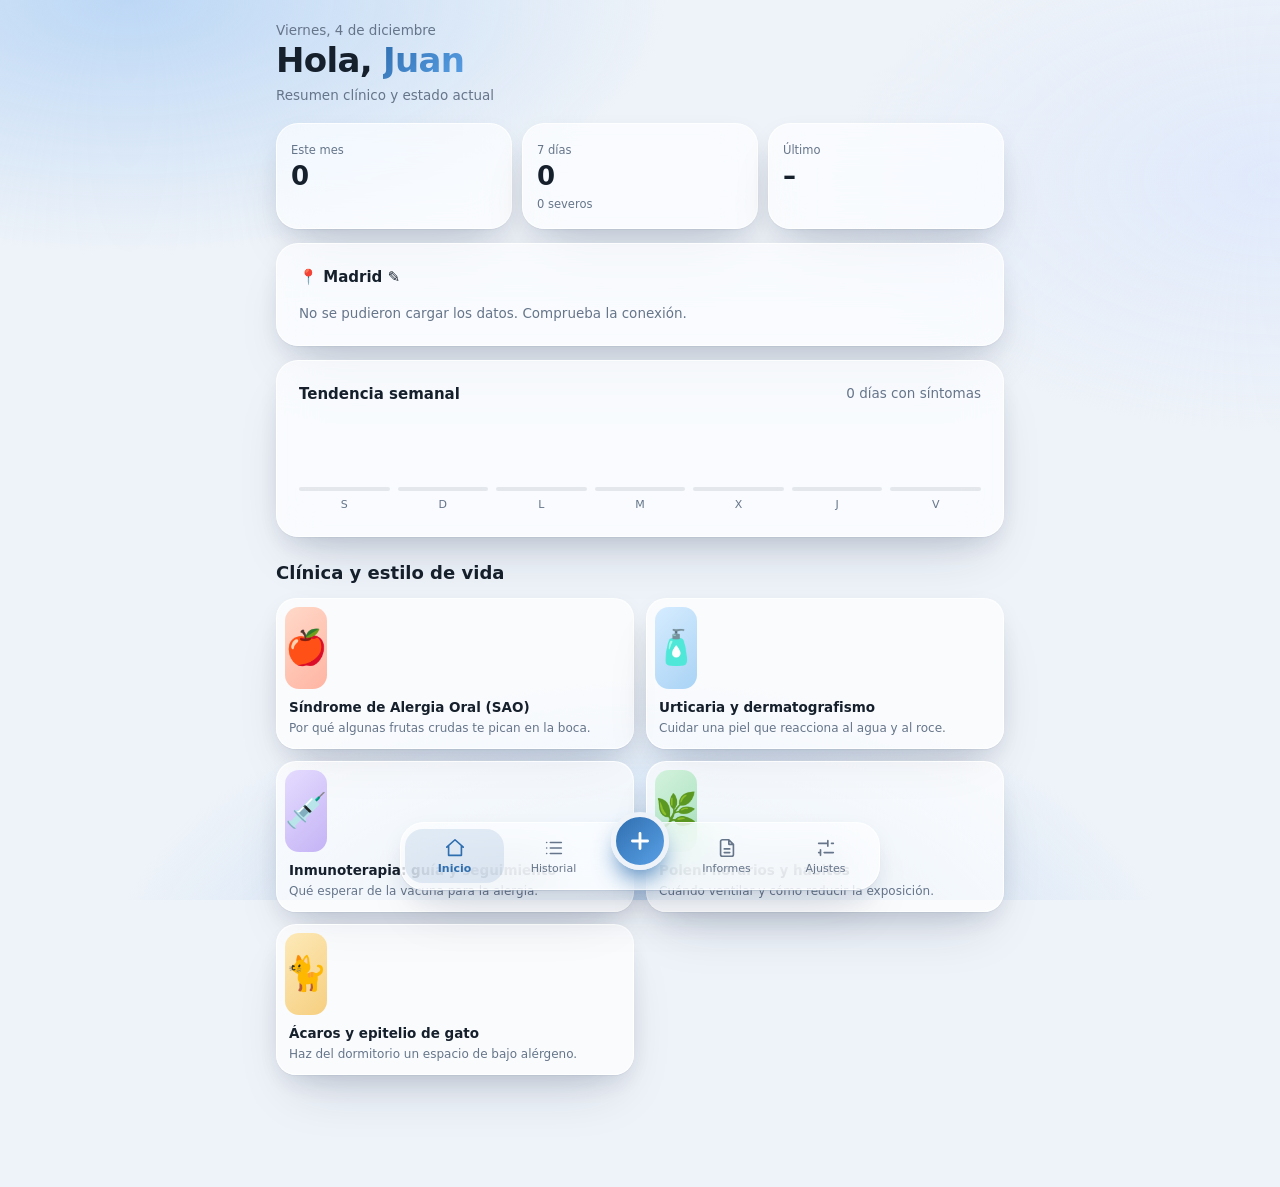
<file: index.html>
<!doctype html>
<html lang="es" data-t="clinical">
<head>
<meta charset="utf-8">
<meta name="viewport" content="width=device-width,initial-scale=1,viewport-fit=cover">
<title>Diario de Alergia</title>
<link rel="manifest" href="manifest.webmanifest">
<link rel="icon" href="icon-192.png"><link rel="apple-touch-icon" href="icon-192.png">
<meta name="theme-color" content="#2f6fb0"><meta name="apple-mobile-web-app-capable" content="yes">
<link rel="stylesheet" href="css/styles.css">
</head>
<body>
<main id="v"></main>
<nav id="nav" aria-label="Principal"></nav>
<div id="layer"></div>
<script src="lib/jspdf.umd.min.js"></script>
<script src="lib/jspdf.plugin.autotable.min.js"></script>
<script src="js/data.js"></script>
<script src="js/content.js"></script>
<script src="js/pdf.js"></script>
<script src="js/app.js"></script>
</body>
</html>
</file>
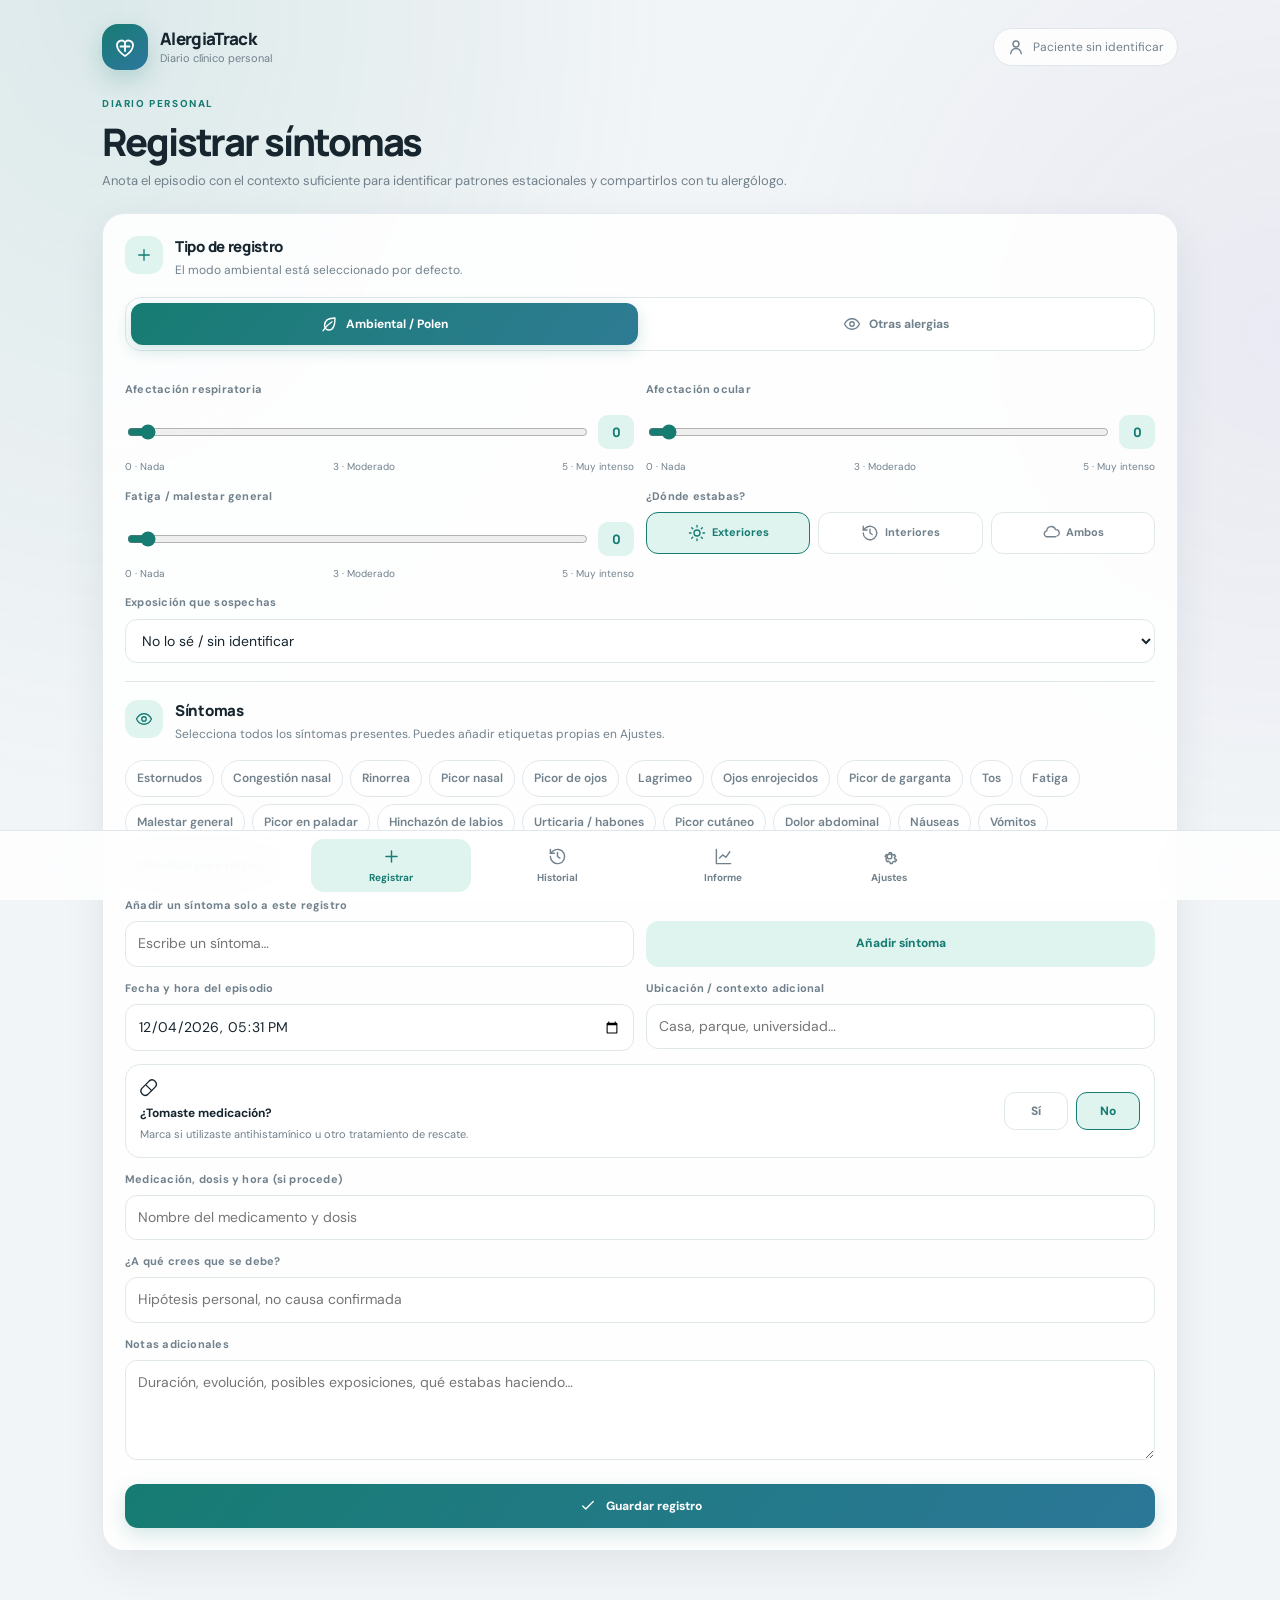
<file: alergia_track_unificado(1).html>
<!doctype html>
<html lang="es" data-theme="light">
<head>
<meta charset="utf-8"><meta name="viewport" content="width=device-width,initial-scale=1,viewport-fit=cover"><meta name="theme-color" content="#f4f7f8"><title>AlergiaTrack · Diario clínico</title>
<style>
@import url('https://fonts.googleapis.com/css2?family=DM+Sans:wght@400;500;600;700&family=Manrope:wght@400;500;600;700;800&display=swap');
:root{--bg:#f2f5f7;--surface:rgba(255,255,255,.88);--solid:#fff;--ink:#17252f;--muted:#71818c;--line:#e0e7eb;--accent:#167c72;--accent2:#dff3ef;--purple:#7256b8;--shadow:0 14px 40px rgba(31,55,68,.08);--red:#c94149;--orange:#df762d;--yellow:#d5ad2e;--green:#32956c;--blue:#387db5;--radius:22px;color-scheme:light}
html[data-theme="dark"]{--bg:#0a1118;--surface:rgba(22,33,44,.88);--solid:#16212c;--ink:#eef4f7;--muted:#a0b0bc;--line:#2b3a47;--accent:#6bd0bd;--accent2:#1d3c3a;--purple:#b7a2f4;--shadow:0 16px 42px rgba(0,0,0,.22);color-scheme:dark}
html[data-theme="navy"]{--bg:#edf1f7;--surface:rgba(255,255,255,.9);--solid:#fff;--ink:#18263c;--muted:#6d7d94;--line:#dce3ee;--accent:#344f78;--accent2:#e3eaf5;--purple:#6558a4;color-scheme:light}
html[data-theme="emerald"]{--bg:#eef5f0;--surface:rgba(255,255,255,.9);--solid:#fff;--ink:#19352d;--muted:#71877c;--line:#dbe8df;--accent:#23795b;--accent2:#e1f2e7;--purple:#6e5eaa;color-scheme:light}
*{box-sizing:border-box}html{min-height:100%;background:var(--bg)}body{margin:0;min-height:100vh;background:radial-gradient(ellipse at 8% 0%,color-mix(in srgb,var(--accent) 10%,transparent),transparent 34%),radial-gradient(ellipse at 100% 20%,color-mix(in srgb,var(--purple) 7%,transparent),transparent 30%),var(--bg);color:var(--ink);font:14px/1.55 'DM Sans',system-ui,sans-serif;overflow-x:hidden;transition:background .25s,color .25s}button,input,select,textarea{font:inherit}button{cursor:pointer}button:focus-visible,input:focus-visible,select:focus-visible,textarea:focus-visible{outline:3px solid color-mix(in srgb,var(--accent) 40%,transparent);outline-offset:2px}button:disabled{opacity:.45;cursor:not-allowed}svg{width:18px;height:18px;stroke:currentColor;fill:none;stroke-width:1.8;stroke-linecap:round;stroke-linejoin:round;flex:none}.shell{max-width:1120px;margin:auto;padding:24px 22px 112px}.topbar{display:flex;align-items:center;justify-content:space-between;gap:16px;margin-bottom:26px}.brand{display:flex;align-items:center;gap:12px}.logo{width:46px;height:46px;display:grid;place-items:center;border-radius:16px;color:#fff;background:linear-gradient(145deg,var(--accent),color-mix(in srgb,var(--accent) 62%,#536de8));box-shadow:0 9px 24px color-mix(in srgb,var(--accent) 22%,transparent)}.logo svg{width:24px;height:24px}.brand-name{font:800 17px Manrope,sans-serif;letter-spacing:-.04em}.brand-sub{font-size:11px;color:var(--muted)}.patient-pill{display:flex;align-items:center;gap:8px;border:1px solid var(--line);background:var(--surface);padding:9px 13px;border-radius:999px;color:var(--muted);font-size:12px;max-width:45%;overflow:hidden}.patient-pill span{overflow:hidden;text-overflow:ellipsis;white-space:nowrap}.page-head{margin:0 0 22px}.eyebrow{text-transform:uppercase;letter-spacing:.16em;font-size:10px;font-weight:800;color:var(--accent);margin-bottom:8px}.page-head h1{font:800 clamp(27px,4vw,38px)/1.12 Manrope,sans-serif;letter-spacing:-.055em;margin:0 0 9px}.page-head p{margin:0;color:var(--muted);max-width:690px;font-size:13px}.view{animation:rise .25s ease both}@keyframes rise{from{opacity:0;transform:translateY(7px)}to{opacity:1;transform:translateY(0)}}.grid{display:grid;grid-template-columns:repeat(12,minmax(0,1fr));gap:16px}.span-12{grid-column:span 12}.span-8{grid-column:span 8}.span-7{grid-column:span 7}.span-6{grid-column:span 6}.span-5{grid-column:span 5}.span-4{grid-column:span 4}.card{min-width:0;border:1px solid color-mix(in srgb,var(--line) 85%,transparent);background:var(--surface);backdrop-filter:blur(18px);-webkit-backdrop-filter:blur(18px);border-radius:var(--radius);padding:22px;box-shadow:var(--shadow);transition:transform .18s,border-color .18s}.card h2{font:800 15px Manrope,sans-serif;letter-spacing:-.02em;margin:0}.card-head{display:flex;align-items:flex-start;gap:12px;margin-bottom:17px}.iconbox{width:38px;height:38px;border-radius:13px;background:var(--accent2);color:var(--accent);display:grid;place-items:center;flex:none}.card-head p{font-size:12px;color:var(--muted);margin:4px 0 0}.muted{color:var(--muted)}.small{font-size:11px}.field{min-width:0;margin:13px 0 0}.field label,.field-label{display:block;color:var(--muted);font-size:11px;font-weight:700;margin:0 0 7px;letter-spacing:.02em}.field input,.field select,.field textarea,.input{width:100%;min-width:0;border:1px solid var(--line);border-radius:12px;padding:11px 12px;background:var(--solid);color:var(--ink);outline:none;transition:border .15s,box-shadow .15s}.field input:focus,.field select:focus,.field textarea:focus,.input:focus{border-color:var(--accent);box-shadow:0 0 0 3px color-mix(in srgb,var(--accent) 13%,transparent)}textarea{resize:vertical;min-height:100px}.two{display:grid;grid-template-columns:repeat(2,minmax(0,1fr));gap:12px}.three{display:grid;grid-template-columns:repeat(3,minmax(0,1fr));gap:12px}.segmented{display:grid;grid-template-columns:repeat(2,minmax(0,1fr));gap:5px;padding:5px;border:1px solid var(--line);background:color-mix(in srgb,var(--solid) 65%,transparent);border-radius:16px;margin-bottom:17px}.segmented button{min-width:0;border:0;border-radius:12px;background:transparent;color:var(--muted);padding:12px 9px;font-weight:700;font-size:12px;display:flex;align-items:center;justify-content:center;gap:8px;transition:all .18s}.segmented button.active{background:linear-gradient(130deg,var(--accent),color-mix(in srgb,var(--accent) 72%,#6c7bea));color:white;box-shadow:0 5px 16px color-mix(in srgb,var(--accent) 20%,transparent)}.chips{display:flex;flex-wrap:wrap;gap:7px}.chip{border:1px solid var(--line);background:var(--solid);color:var(--muted);padding:8px 11px;border-radius:999px;font-size:12px;font-weight:600;transition:all .16s;max-width:100%;overflow-wrap:anywhere}.chip:hover{border-color:var(--accent);transform:translateY(-1px)}.chip.active{background:var(--accent2);border-color:color-mix(in srgb,var(--accent) 48%,var(--line));color:var(--accent)}.range-row{display:grid;grid-template-columns:minmax(0,1fr) 36px;align-items:center;gap:12px;margin:12px 0 5px}.range-row input{width:100%;accent-color:var(--accent)}.score{height:34px;display:grid;place-items:center;border-radius:10px;background:var(--accent2);color:var(--accent);font:800 13px Manrope,sans-serif}.range-labels{display:flex;justify-content:space-between;color:var(--muted);font-size:10px}.context-options{display:grid;grid-template-columns:repeat(3,minmax(0,1fr));gap:8px}.context-btn{padding:11px 7px;border:1px solid var(--line);border-radius:12px;background:var(--solid);color:var(--muted);font-size:11px;font-weight:700;display:flex;align-items:center;justify-content:center;gap:6px}.context-btn.active{color:var(--accent);background:var(--accent2);border-color:var(--accent)}.med-choice{display:flex;gap:8px;flex:none}.med-choice button{min-width:64px;padding:9px 14px;border:1px solid var(--line);border-radius:11px;background:var(--solid);color:var(--muted);font-size:12px;font-weight:800}.med-choice button.active{background:var(--accent2);color:var(--accent);border-color:var(--accent)}.switch-row{display:flex;justify-content:space-between;align-items:center;gap:14px;padding:14px;border:1px solid var(--line);border-radius:15px;background:color-mix(in srgb,var(--solid) 65%,transparent)}.switch-row strong{font-size:12px;display:block}.switch-row small{display:block;color:var(--muted);font-size:11px;margin-top:3px}.switch{appearance:none;width:42px;height:24px;border-radius:99px;background:var(--line);position:relative;flex:none;transition:background .2s}.switch:before{content:'';position:absolute;width:18px;height:18px;left:3px;top:3px;background:white;border-radius:50%;box-shadow:0 1px 3px #0003;transition:transform .2s}.switch:checked{background:var(--accent)}.switch:checked:before{transform:translateX(18px)}.btn{border:0;border-radius:13px;background:linear-gradient(130deg,var(--accent),color-mix(in srgb,var(--accent) 68%,#586be8));color:#fff;padding:13px 17px;font-weight:800;font-size:12px;display:inline-flex;align-items:center;justify-content:center;gap:9px;box-shadow:0 7px 19px color-mix(in srgb,var(--accent) 18%,transparent);transition:transform .15s,filter .15s;width:100%}.btn:hover{filter:brightness(1.04);transform:translateY(-1px)}.btn:active{transform:scale(.985)}.btn.secondary{background:var(--accent2);color:var(--accent);box-shadow:none}.btn.ghost{background:transparent;color:var(--muted);border:1px solid var(--line);box-shadow:none}.btn.danger{background:#fff0f0;color:#b52d3c;box-shadow:none;border:1px solid #f3d1d4}.btn-row{display:flex;gap:9px;flex-wrap:wrap;margin-top:17px}.btn-row .btn{flex:1}.notice{padding:12px 14px;border-radius:13px;background:var(--accent2);color:var(--muted);font-size:11px;margin-top:13px}.kpi{font:800 29px/1.2 Manrope,sans-serif;letter-spacing:-.06em}.kpi-label{font-size:11px;color:var(--muted);margin-top:6px}.kpi-card{display:flex;align-items:center;gap:14px}.kpi-card .iconbox{width:44px;height:44px}.history-list{display:grid;gap:12px}.entry{border:1px solid var(--line);border-radius:17px;padding:16px;background:var(--solid);min-width:0}.entry-top{display:flex;justify-content:space-between;align-items:flex-start;gap:12px}.entry-title{font-weight:800;font-size:13px}.entry-date{color:var(--muted);font-size:11px;margin-top:4px}.tag{display:inline-flex;align-items:center;gap:5px;padding:5px 8px;border-radius:999px;background:var(--accent2);color:var(--accent);font-size:10px;font-weight:800}.tag.other{background:color-mix(in srgb,var(--purple) 13%,transparent);color:var(--purple)}.entry p{font-size:12px;color:var(--muted);margin:10px 0 0;overflow-wrap:anywhere}.entry-actions{display:flex;gap:5px}.iconbtn{width:34px;height:34px;display:grid;place-items:center;border:1px solid var(--line);border-radius:10px;background:var(--surface);color:var(--muted)}.iconbtn:hover{color:var(--accent);border-color:var(--accent)}.empty{text-align:center;padding:35px 15px;color:var(--muted)}.empty svg{width:32px;height:32px;margin-bottom:10px;color:var(--accent)}.month-list{display:grid;gap:9px}.month-row{display:grid;grid-template-columns:92px minmax(0,1fr) 86px;align-items:center;gap:10px;border:1px solid var(--line);border-radius:13px;padding:10px 12px;background:var(--solid)}.month-name{font-size:12px;font-weight:800}.month-detail{font-size:10px;color:var(--muted);margin-top:3px}.month-bar{height:7px;border-radius:9px;background:var(--line);overflow:hidden}.month-bar span{height:100%;display:block;border-radius:9px}.month-level{font-size:10px;font-weight:800;text-align:right}.theme-options{display:grid;grid-template-columns:repeat(4,minmax(0,1fr));gap:9px}.theme-option{border:1px solid var(--line);background:var(--solid);border-radius:14px;padding:11px 7px;color:var(--muted);font-size:11px;font-weight:700}.theme-option.active{border-color:var(--accent);box-shadow:0 0 0 2px color-mix(in srgb,var(--accent) 15%,transparent);color:var(--accent)}.theme-swatch{height:25px;border-radius:8px;margin-bottom:8px}.bottom-nav{position:fixed;z-index:10;bottom:0;left:0;right:0;padding:8px 12px calc(8px + env(safe-area-inset-bottom));display:flex;justify-content:center;gap:6px;background:color-mix(in srgb,var(--surface) 90%,transparent);backdrop-filter:blur(22px);border-top:1px solid var(--line)}.bottom-nav button{border:0;background:transparent;color:var(--muted);border-radius:13px;min-width:65px;max-width:160px;flex:1;padding:8px 5px 7px;font-size:10px;font-weight:700;display:flex;flex-direction:column;align-items:center;gap:4px}.bottom-nav button svg{width:19px;height:19px}.bottom-nav button.active{color:var(--accent);background:var(--accent2)}.toast{position:fixed;z-index:30;left:50%;bottom:95px;transform:translate(-50%,12px);opacity:0;pointer-events:none;background:var(--ink);color:var(--bg);padding:11px 16px;border-radius:999px;font-size:12px;font-weight:700;box-shadow:var(--shadow);transition:all .2s;white-space:nowrap;max-width:calc(100vw - 28px);overflow:hidden;text-overflow:ellipsis}.toast.show{opacity:1;transform:translate(-50%,0)}.hide{display:none!important}.divider{height:1px;background:var(--line);margin:18px 0}.print-only{display:none}
@media(max-width:700px){.shell{padding:18px 13px 105px}.topbar{margin-bottom:22px}.brand-name{font-size:15px}.patient-pill{max-width:44%;padding:8px 10px;font-size:10px}.grid{gap:12px}.span-8,.span-7,.span-6,.span-5,.span-4{grid-column:span 12}.card{padding:17px;border-radius:18px}.page-head h1{font-size:29px}.three{grid-template-columns:1fr}.two{grid-template-columns:1fr}.theme-options{grid-template-columns:repeat(2,minmax(0,1fr))}.context-options{grid-template-columns:repeat(3,minmax(0,1fr))}.month-row{grid-template-columns:76px minmax(0,1fr);gap:8px}.month-level{grid-column:2;text-align:left}.month-bar{grid-column:2;grid-row:2}.bottom-nav{gap:2px;padding-left:5px;padding-right:5px}.bottom-nav button{min-width:0;font-size:9px}.bottom-nav button svg{width:18px;height:18px}.btn-row{flex-direction:column}.entry-top{gap:8px}.entry-actions{flex:none}}
@media(max-width:390px){.brand-sub{display:none}.patient-pill{font-size:9px;max-width:42%}.segmented button{font-size:10px;padding:11px 5px;gap:5px}.context-options{grid-template-columns:1fr}.month-row{grid-template-columns:1fr}.month-level,.month-bar{grid-column:1;grid-row:auto}.month-level{text-align:left}}
@media(prefers-reduced-motion:reduce){*,*:before,*:after{animation-duration:.01ms!important;transition-duration:.01ms!important;scroll-behavior:auto!important}}
@media print{body{background:white!important;color:#17252f!important}.shell,.bottom-nav,.toast{display:none!important}body.printing #print-report{display:block!important}.print-only{display:block!important}#print-report{color:#17252f;font:10pt Arial,sans-serif}.print-cover{page-break-after:always}.print-header{background:#167c72!important;color:white!important;padding:18px 20px;border-radius:8px;margin-bottom:16px;print-color-adjust:exact;-webkit-print-color-adjust:exact}.print-header h1{font-size:21pt;margin:0 0 7px}.print-header p{margin:3px 0;font-size:9pt}.print-section{margin:15px 0}.print-section h2{font-size:12pt;border-bottom:1px solid #d8e1e4;padding-bottom:5px;margin:0 0 9px}.print-months{display:grid;grid-template-columns:repeat(2,minmax(0,1fr));gap:7px}.print-month{border:1px solid #dce4e8;border-radius:6px;padding:8px;break-inside:avoid}.print-month strong{font-size:9pt}.print-month p{font-size:8pt;color:#596a74;margin:4px 0}.print-dot{display:inline-block;width:8px;height:8px;border-radius:50%;margin-right:5px;print-color-adjust:exact;-webkit-print-color-adjust:exact}.print-metrics{display:grid;grid-template-columns:repeat(3,minmax(0,1fr));gap:8px}.print-metric{border:1px solid #dce4e8;border-radius:6px;padding:9px}.print-metric b{font-size:17pt;display:block}.print-metric span{font-size:8pt;color:#596a74}.print-note{background:#f1f6f5;padding:9px;border-radius:6px;font-size:8pt;print-color-adjust:exact;-webkit-print-color-adjust:exact}.print-table{width:100%;border-collapse:collapse;font-size:7.5pt;table-layout:fixed}.print-table th{background:#167c72!important;color:#fff!important;text-align:left;print-color-adjust:exact;-webkit-print-color-adjust:exact}.print-table th,.print-table td{border:1px solid #dce4e8;padding:5px;vertical-align:top;overflow-wrap:anywhere}.print-table tr{break-inside:avoid}.print-table tr:nth-child(even){background:#f5f8f9!important;print-color-adjust:exact;-webkit-print-color-adjust:exact}.print-footer{font-size:7pt;color:#6a7b83;margin-top:12px}@page{size:A4;margin:12mm}}
</style>
</head>
<body>
<div class="shell" id="app-shell">
<header class="topbar"><div class="brand"><div class="logo"><svg viewBox="0 0 24 24"><path d="M12 21s-8-4.5-8-11a4.5 4.5 0 0 1 8-2.8A4.5 4.5 0 0 1 20 10c0 6.5-8 11-8 11Z"/><path d="M12 7v9m-4.5-4.5h9"/></svg></div><div><div class="brand-name">AlergiaTrack</div><div class="brand-sub">Diario clínico personal</div></div></div><div class="patient-pill"><svg viewBox="0 0 24 24"><circle cx="12" cy="8" r="4"/><path d="M5 21a7 7 0 0 1 14 0"/></svg><span id="patient-label">Paciente</span></div></header>
<main id="main" class="view"></main>
</div>
<nav class="bottom-nav" id="nav" aria-label="Navegación principal"></nav><div class="toast" id="toast" role="status" aria-live="polite"></div><section id="print-report" class="print-only"></section>
<script>
'use strict';
const KEY='alergiatrack_unified_v1';
const icons={plus:'<path d="M12 5v14M5 12h14"/>',history:'<path d="M3 12a9 9 0 1 0 3-6.7L3 8"/><path d="M3 3v5h5M12 7v5l3 2"/>',chart:'<path d="M3 3v18h18"/><path d="m7 14 4-4 4 3 5-7"/>',settings:'<circle cx="12" cy="12" r="3"/><path d="m19.4 15 .1.1 1.4 1.1-1.4 2.4-1.7-.6a8 8 0 0 1-1.8 1l-.3 1.8h-2.8l-.3-1.8a8 8 0 0 1-1.8-1l-1.7.6-1.4-2.4L7.9 15a8 8 0 0 1 0-2l-1.4-1.1 1.4-2.4 1.7.6a8 8 0 0 1 1.8-1l.3-1.8h2.8l.3 1.8a8 8 0 0 1 1.8 1l1.7-.6 1.4 2.4-1.4 1.1a8 8 0 0 1 0 2Z"/>',leaf:'<path d="M20 4c-8 0-14 3-14 10a6 6 0 0 0 6 6c7 0 8-8 8-16Z"/><path d="M4 21c3-5 6-8 12-12"/>',file:'<path d="M14 2H6a2 2 0 0 0-2 2v16a2 2 0 0 0 2 2h12a2 2 0 0 0 2-2V8Z"/><path d="M14 2v6h6M8 13h8M8 17h8"/>',edit:'<path d="M12 20h9"/><path d="M16.5 3.5a2.1 2.1 0 0 1 3 3L8 18l-4 1 1-4Z"/>',trash:'<path d="M3 6h18M8 6V4h8v2m3 0-1 14H6L5 6m4 4v6m6-6v6"/>',download:'<path d="M21 15v4a2 2 0 0 1-2 2H5a2 2 0 0 1-2-2v-4M7 10l5 5 5-5M12 15V3"/>',cloud:'<path d="M20 16.2A4.5 4.5 0 0 0 18 7.5a6 6 0 0 0-11.7 1.7A4 4 0 0 0 6 17h12"/>',check:'<path d="m5 12 4 4L19 6"/>',sun:'<circle cx="12" cy="12" r="4"/><path d="M12 2v2m0 16v2M4.93 4.93l1.42 1.42m11.3 11.3 1.42 1.42M2 12h2m16 0h2M4.93 19.07l1.42-1.42m11.3-11.3 1.42-1.42"/>',eye:'<path d="M2 12s3.5-7 10-7 10 7 10 7-3.5 7-10 7S2 12 2 12Z"/><circle cx="12" cy="12" r="3"/>',lungs:'<path d="M12 11V4m0 7c-1-2-2-3-3-4-2 2-4 6-4 9 0 2 1 4 4 4 2 0 3-2 3-5m0-4c1-2 2-3 3-4 2 2 4 6 4 9 0 2-1 4-4 4-2 0-3-2-3-5"/>',pill:'<path d="m10.5 20.5 10-10a5.7 5.7 0 0 0-8-8l-10 10a5.7 5.7 0 0 0 8 8Z"/><path d="m8.5 8.5 7 7"/>',pin:'<path d="M20 10c0 5-8 12-8 12S4 15 4 10a8 8 0 1 1 16 0Z"/><circle cx="12" cy="10" r="2.5"/>',calendar:'<rect x="3" y="5" width="18" height="16" rx="2"/><path d="M16 3v4M8 3v4M3 10h18"/>'};
const I=(name)=>`<svg viewBox="0 0 24 24" aria-hidden="true">${icons[name]||icons.check}</svg>`;
const DEFAULT_SYMPTOMS=['Estornudos','Congestión nasal','Rinorrea','Picor nasal','Picor de ojos','Lagrimeo','Ojos enrojecidos','Picor de garganta','Tos','Fatiga','Malestar general','Picor en paladar','Hinchazón de labios','Urticaria / habones','Picor cutáneo','Dolor abdominal','Náuseas','Vómitos','Dificultad para respirar'];
const blankState=()=>({patientName:'',contact:'',theme:'light',customSymptoms:[...DEFAULT_SYMPTOMS],entries:[]});let state=blankState(),tab='log',mode='environmental',selected=new Set(),editing=null,toastTimer=null;
const $=id=>document.getElementById(id), esc=s=>String(s??'').replace(/[&<>"']/g,c=>({'&':'&amp;','<':'&lt;','>':'&gt;','"':'&quot;',"'":'&#39;'}[c]));
function load(){try{const old=JSON.parse(localStorage.getItem(KEY)||'null');if(old)state={...blankState(),...old};else{const oldKeys=['ALLERGY_TRACKER_PWA_V2','allergy-tracker','allergyTracker'];for(const k of oldKeys){try{const raw=JSON.parse(localStorage.getItem(k)||'null');if(raw){state={...blankState(),patientName:raw.patientName||raw.settings?.name||'',theme:raw.theme||'light',customSymptoms:raw.customSymptoms||DEFAULT_SYMPTOMS,entries:(raw.entries||[]).map(normalizeEntry)};save();break}}catch{}}}}catch{}state.entries=(state.entries||[]).map(normalizeEntry)}
function normalizeEntry(e){if(e.date&&!e.ts)e.ts=e.date;if(!e.ts)e.ts=new Date().toISOString();if(e.mode===undefined)e.mode=e.environmental===false?'other':'environmental';if(e.symptoms===undefined)e.symptoms=e.sym||[];if(e.int===undefined)e.int=e.overallSeverity==='Severa'?5:e.overallSeverity==='Fuerte'?4:e.overallSeverity==='Moderada'?3:e.overallSeverity==='Leve'?1:Math.max(Number(e.respScore)||0,Number(e.eyeScore)||0,Number(e.fatigueScore)||0);if(e.medicationTaken===undefined)e.medicationTaken=!!(e.medication||e.medUsed);if(e.triggerType&&!e.trigger)e.trigger=e.triggerType;if(e.context&&!e.place)e.place=e.context;return e}
function save(){try{localStorage.setItem(KEY,JSON.stringify(state));}catch(e){notify('No se pudieron guardar los datos en este navegador. Exporta una copia de seguridad.')}updatePatientLabel()}
function updatePatientLabel(){$('patient-label').textContent=state.patientName||'Paciente sin identificar'}
function notify(msg){const t=$('toast');t.textContent=msg;t.classList.add('show');clearTimeout(toastTimer);toastTimer=setTimeout(()=>t.classList.remove('show'),2400)}
function applyTheme(t){state.theme=t;document.documentElement.dataset.theme=t;save()}
function nav(){const items=[['log','plus','Registrar'],['history','history','Historial'],['report','chart','Informe'],['settings','settings','Ajustes']];$('nav').innerHTML=items.map(([k,ic,l])=>`<button class="${tab===k?'active':''}" data-tab="${k}">${I(ic)}<span>${l}</span></button>`).join('')}
function head(kicker,title,desc){return `<div class="page-head"><div class="eyebrow">${kicker}</div><h1>${title}</h1><p>${desc}</p></div>`}
function cardHead(icon,title,desc=''){return `<div class="card-head"><div class="iconbox">${I(icon)}</div><div><h2>${title}</h2>${desc?`<p>${desc}</p>`:''}</div></div>`}
function rangeField(id,label,value=0){return `<div class="field"><label for="${id}">${label}</label><div class="range-row"><input id="${id}" type="range" min="0" max="5" value="${value}" oninput="$('${id}-val').textContent=this.value"><output class="score" id="${id}-val">${value}</output></div><div class="range-labels"><span>0 · Nada</span><span>3 · Moderado</span><span>5 · Muy intenso</span></div></div>`}
function chips(items,chosen){return `<div class="chips">${items.map(s=>`<button type="button" class="chip ${chosen.has(s)?'active':''}" data-sym="${esc(s)}">${esc(s)}</button>`).join('')}</div>`}
function render(){updatePatientLabel();nav();const main=$('main');main.classList.remove('view');void main.offsetWidth;main.classList.add('view');main.innerHTML=({log:renderLog,history:renderHistory,report:renderReport,settings:renderSettings})[tab]();}
function renderLog(){const e=editing?state.entries.find(x=>x.id===editing):null;const val=(key,fallback='')=>esc(e?.[key]??fallback);const dt=e?new Date(e.ts):new Date();const dateValue=new Date(dt.getTime()-dt.getTimezoneOffset()*60000).toISOString().slice(0,16);selected=new Set(e?.symptoms||[]);mode=e?.mode||mode;
return head('Diario personal','Registrar síntomas','Anota el episodio con el contexto suficiente para identificar patrones estacionales y compartirlos con tu alergólogo.')+`<div class="card">${cardHead('plus','Tipo de registro','El modo ambiental está seleccionado por defecto.')}
<div class="segmented"><button type="button" class="${mode==='environmental'?'active':''}" data-mode="environmental">${I('leaf')} Ambiental / Polen</button><button type="button" class="${mode==='other'?'active':''}" data-mode="other">${I('eye')} Otras alergias</button></div>
<form id="entry-form"><div id="env-fields" class="${mode==='environmental'?'':'hide'}"><div class="two">${rangeField('respScore','Afectación respiratoria',e?.respScore??0)}${rangeField('eyeScore','Afectación ocular',e?.eyeScore??0)}</div><div class="two">${rangeField('fatigueScore','Fatiga / malestar general',e?.fatigueScore??0)}<div class="field"><label>¿Dónde estabas?</label><div class="context-options">${['Exteriores','Interiores','Ambos'].map(c=>`<button type="button" class="context-btn ${((e?.context||'Exteriores')===c)?'active':''}" data-context="${c}">${c==='Exteriores'?I('sun'):c==='Interiores'?I('history'):I('cloud')}${c}</button>`).join('')}</div><input id="context" type="hidden" value="${val('context','Exteriores')||'Exteriores'}"></div></div><div class="field"><label for="env-trigger">Exposición que sospechas</label><select id="env-trigger"><option value="">No lo sé / sin identificar</option>${['Polen de gramíneas','Polen de olivo','Árboles / plátano de sombra','Polvo / ácaros','Moho / humedad','Contaminación','Mascotas','Césped recién cortado','Otro factor ambiental'].map(t=>`<option ${e?.trigger===t?'selected':''}>${t}</option>`).join('')}</select></div></div>
<div id="other-fields" class="${mode==='other'?'':'hide'}"><div class="field"><label for="triggerType">Tipo de desencadenante</label><select id="triggerType">${['Alimento / posible SAO','Contacto con animal','Agua / ducha','Roce / presión / piel','Medicamento','Picadura','Otro desencadenante'].map(t=>`<option ${e?.triggerType===t?'selected':''}>${t}</option>`).join('')}</select></div><div class="two"><div class="field"><label for="food">Alimento o sustancia (si aplica)</label><input id="food" value="${val('food')}" placeholder="Ej. melocotón, gato, jabón…"></div><div class="field"><label for="preparation">Preparación / estado</label><select id="preparation">${['No aplica','Crudo','Pelado','Cocinado / hervido','Con piel','Sin piel','No lo sé'].map(t=>`<option ${e?.preparation===t?'selected':''}>${t}</option>`).join('')}</select></div></div><div class="two">${rangeField('otherScore','Intensidad global',e?.int??0)}<div class="field"><label for="otherPlace">Lugar / tipo de contacto</label><input id="otherPlace" value="${val('place')}" placeholder="Ej. casa, exterior, comedor…"></div></div><div class="field"><label for="other-trigger-detail">Desencadenante sospechado</label><input id="other-trigger-detail" value="${val('trigger')}" placeholder="Lo que crees que lo provocó"></div></div>
<div class="divider"></div>${cardHead('eye','Síntomas','Selecciona todos los síntomas presentes. Puedes añadir etiquetas propias en Ajustes.')}
<div id="symptoms-list">${chips(state.customSymptoms,selected)}</div><div class="field"><label for="custom-symptom-entry">Añadir un síntoma solo a este registro</label><div class="two"><input id="custom-symptom-entry" placeholder="Escribe un síntoma…"><button type="button" class="btn secondary" id="add-symptom-entry">Añadir síntoma</button></div></div>
<div class="two"><div class="field"><label for="entryDate">Fecha y hora del episodio</label><input id="entryDate" type="datetime-local" required value="${dateValue}"></div><div class="field"><label for="place">Ubicación / contexto adicional</label><input id="place" value="${val('place')}" placeholder="Casa, parque, universidad…"></div></div>
<div class="field"><div class="switch-row"><div>${I('pill')}<strong>¿Tomaste medicación?</strong><small>Marca si utilizaste antihistamínico u otro tratamiento de rescate.</small></div><div class="med-choice" role="group" aria-label="¿Tomaste medicación?"><button type="button" data-medication-choice="yes" class="${e?.medicationTaken?'active':''}" aria-pressed="${!!e?.medicationTaken}">Sí</button><button type="button" data-medication-choice="no" class="${e&&!e.medicationTaken?'active':!e?'active':''}" aria-pressed="${e?!e.medicationTaken:true}">No</button><input id="medicationTaken" type="checkbox" ${e?.medicationTaken?'checked':''} hidden></div></div></div><div class="field"><label for="medication">Medicación, dosis y hora (si procede)</label><input id="medication" value="${val('medication')}" placeholder="Nombre del medicamento y dosis"></div>
<div class="field"><label for="cause">¿A qué crees que se debe?</label><input id="cause" value="${val('cause')}" placeholder="Hipótesis personal, no causa confirmada"></div><div class="field"><label for="notes">Notas adicionales</label><textarea id="notes" placeholder="Duración, evolución, posibles exposiciones, qué estabas haciendo…">${val('notes')}</textarea></div><div class="btn-row"><button class="btn" type="submit">${I('check')}${editing?'Guardar cambios':'Guardar registro'}</button>${editing?'<button class="btn ghost" type="button" id="cancel-edit">Cancelar</button>':''}</div></form></div>`}
function renderHistory(){const list=[...state.entries].sort((a,b)=>new Date(b.ts)-new Date(a.ts));return head('Seguimiento','Historial de síntomas',`${list.length} registros guardados en este dispositivo. Puedes revisar, editar o eliminar cualquier episodio.`)+`<div class="grid"><div class="card span-12"><div class="card-head"><div><h2>Todos los episodios</h2><p>Ordenados del más reciente al más antiguo.</p></div><button class="iconbtn" id="export-history" title="Exportar copia JSON">${I('download')}</button></div><div class="history-list">${list.length?list.map(e=>{const env=e.mode!=='other';const date=new Date(e.ts);return `<article class="entry"><div class="entry-top"><div><span class="tag ${env?'':'other'}">${env?'Ambiental / Polen':'Otras alergias'}</span><div class="entry-title" style="margin-top:8px">${esc(env?`Respiratorio ${e.respScore??e.int??0}/5 · Ocular ${e.eyeScore??0}/5`:e.triggerType||e.trigger||'Episodio específico')}</div><div class="entry-date">${date.toLocaleDateString('es-ES',{day:'2-digit',month:'long',year:'numeric'})} · ${date.toLocaleTimeString('es-ES',{hour:'2-digit',minute:'2-digit'})}</div></div><div class="entry-actions"><button class="iconbtn" data-edit="${esc(e.id)}" title="Editar">${I('edit')}</button><button class="iconbtn" data-delete="${esc(e.id)}" title="Eliminar">${I('trash')}</button></div></div><p><b>Síntomas:</b> ${esc((e.symptoms||[]).join(', ')||'No especificados')}</p><p><b>Contexto:</b> ${esc([e.context,e.place,e.trigger,e.food,e.preparation].filter(Boolean).join(' · ')||'Sin detalles')}<br><b>Intensidad:</b> ${esc(e.int??'—')}/5 · <b>Medicación:</b> ${e.medicationTaken?'Sí':'No'}${e.medication?' · '+esc(e.medication):''}</p>${e.cause?`<p><b>Posible causa (según el paciente):</b> ${esc(e.cause)}</p>`:''}${e.notes?`<p>${esc(e.notes)}</p>`:''}</article>`}).join(''):'<div class="empty">'+I('file')+'<div><b>Aún no hay registros</b></div><p>Tu primer registro aparecerá aquí.</p><button class="btn" style="max-width:240px;margin-top:12px" data-go="log">Registrar síntomas</button></div>'}</div></div></div>`}
function dateRange(){const from=$('report-from')?.value||new Date(new Date().getFullYear(),0,1).toISOString().slice(0,10);const to=$('report-to')?.value||new Date().toISOString().slice(0,10);return{from,to}}
function filtered(){const {from,to}=dateRange();return state.entries.filter(e=>e.ts.slice(0,10)>=from&&e.ts.slice(0,10)<=to).sort((a,b)=>new Date(a.ts)-new Date(b.ts))}
function monthSummary(entries,from,to){const start=new Date(from+'T00:00:00'),end=new Date(to+'T23:59:59');const months=[];let cur=new Date(start.getFullYear(),start.getMonth(),1);while(cur<=end){const first=new Date(Math.max(cur.getTime(),start.getTime())),last=new Date(Math.min(new Date(cur.getFullYear(),cur.getMonth()+1,0,23,59,59).getTime(),end.getTime()));const span=Math.max(1,Math.floor((last-first)/86400000)+1);const env=entries.filter(e=>e.mode!=='other'&&new Date(e.ts)>=first&&new Date(e.ts)<=last);const days=new Set(env.map(e=>e.ts.slice(0,10))).size;const ratio=days/span;let color,label;if(days===0){color='var(--blue)';label='Sin días registrados'}else if(ratio>=.5){color='var(--red)';label='Muy alta'}else if(ratio>=.3){color='var(--orange)';label='Alta'}else if(ratio>=.15){color='var(--yellow)';label='Moderada'}else{color='var(--green)';label='Baja'}months.push({year:cur.getFullYear(),month:cur.getMonth(),name:cur.toLocaleDateString('es-ES',{month:'long',year:'numeric'}),days,span,ratio,color,label,count:env.length});cur=new Date(cur.getFullYear(),cur.getMonth()+1,1)}return months}
function reportMetrics(E){const env=E.filter(e=>e.mode!=='other'),other=E.filter(e=>e.mode==='other'),days=new Set(env.map(e=>e.ts.slice(0,10))).size;const months=monthSummary(E,$('report-from').value,$('report-to').value);const peak=[...months].sort((a,b)=>b.days-a.days)[0];return{env,other,days,months,peak}}
function renderReport(){const now=new Date(),yearStart=`${now.getFullYear()}-01-01`,today=now.toISOString().slice(0,10);const {from,to}=dateRange();return head('Documento para consulta','Informe médico','La primera página prioriza la evolución mensual de síntomas ambientales. El detalle posterior incluye todos los episodios del periodo, también los no ambientales.')+`<div class="grid"><div class="card span-12">${cardHead('file','Configurar informe','Selecciona el intervalo exacto que quieres compartir con tu equipo médico.') }<div class="two"><div class="field"><label for="report-from">Desde</label><input id="report-from" type="date" value="${esc(from||yearStart)}"></div><div class="field"><label for="report-to">Hasta</label><input id="report-to" type="date" value="${esc(to||today)}"></div></div><div class="notice">El resumen mensual cuenta días distintos con síntomas ambientales. Los días sin registro no se interpretan como días sin síntomas. Los colores son un resumen descriptivo, no una medida clínica validada.</div><div class="btn-row"><button class="btn" id="preview-report">${I('file')} Preparar informe / Guardar como PDF</button><button class="btn secondary" id="export-csv">${I('download')} Exportar tabla CSV</button></div></div><div class="card span-12" id="report-preview">${reportPreview(state.entries.filter(e=>e.ts.slice(0,10)>=(from||yearStart)&&e.ts.slice(0,10)<=(to||today)),from||yearStart,to||today)}</div></div>`}
function reportPreview(E,from,to){if(from>to)return '<p class="notice">La fecha inicial debe ser anterior o igual a la fecha final.</p>';const months=monthSummary(E,from,to),env=E.filter(e=>e.mode!=='other'),other=E.filter(e=>e.mode==='other'),days=new Set(env.map(e=>e.ts.slice(0,10))).size;const peak=[...months].sort((a,b)=>b.days-a.days)[0];return `${cardHead('chart','Vista previa del resumen','Esta es la estructura de la primera página del informe.')}<div class="grid"><div class="card span-4 kpi-card"><div class="iconbox">${I('file')}</div><div><div class="kpi">${E.length}</div><div class="kpi-label">Registros en el periodo</div></div></div><div class="card span-4 kpi-card"><div class="iconbox">${I('leaf')}</div><div><div class="kpi">${env.length}</div><div class="kpi-label">Episodios ambientales</div></div></div><div class="card span-4 kpi-card"><div class="iconbox">${I('calendar')}</div><div><div class="kpi">${days}</div><div class="kpi-label">Días ambientales afectados</div></div></div></div><div class="divider"></div><div class="month-list">${months.map(m=>`<div class="month-row"><div><div class="month-name">${esc(m.name)}</div><div class="month-detail">${m.days}/${m.span} días</div></div><div class="month-bar"><span style="width:${Math.max(m.days?3:0,m.ratio*100)}%;background:${m.color}"></span></div><div class="month-level" style="color:${m.color}">${m.label}</div></div>`).join('')}</div><div class="notice">Mes con más días ambientales afectados: <b>${peak&&peak.days?esc(peak.name):'Sin días ambientales registrados'}</b>. Ambiental: ${env.length}; otras alergias: ${other.length}. El informe detallado incluirá todos los registros.</div><div class="notice"><b>Alcance y limitaciones del registro.</b> Es posible que no se hayan registrado todos los síntomas ni todos los días en los que estuvieron presentes. Los recuentos y tendencias constituyen una aproximación basada en la información disponible y deben interpretarse teniendo en cuenta la posible existencia de registros incompletos.</div>`}
function renderSettings(){return head('Preferencias y privacidad','Ajustes','Personaliza la aplicación y gestiona tus datos. Los registros se guardan localmente en este navegador.')+`<div class="grid"><div class="card span-6">${cardHead('settings','Datos del paciente','Estos datos aparecerán en la cabecera del informe.') }<div class="field"><label for="patient-name">Nombre del paciente</label><input id="patient-name" value="${esc(state.patientName)}" placeholder="Nombre y apellidos"></div><div class="field"><label for="patient-contact">Contacto (opcional)</label><input id="patient-contact" value="${esc(state.contact||'')}" placeholder="Teléfono o correo, si quieres incluirlo"></div><button class="btn" style="margin-top:16px" id="save-profile">Guardar datos</button><div class="notice">Evita añadir datos que no quieras compartir con el profesional sanitario. El archivo PDF puede contener información sensible.</div></div><div class="card span-6">${cardHead('sun','Apariencia','Elige una paleta visual.') }<div class="theme-options">${[['light','Clínico', '#f2f5f7','#167c72'],['dark','OLED oscuro','#0a1118','#6bd0bd'],['navy','Navy','#edf1f7','#344f78'],['emerald','Esmeralda','#eef5f0','#23795b']].map(([id,name,bg,ac])=>`<button class="theme-option ${state.theme===id?'active':''}" data-theme-choice="${id}"><div class="theme-swatch" style="background:linear-gradient(135deg,${bg} 50%,${ac} 50%)"></div>${name}</button>`).join('')}</div></div><div class="card span-12">${cardHead('check','Síntomas frecuentes','Añade etiquetas para reutilizarlas al registrar. También puedes quitar las personalizadas.') }<div class="field"><label for="new-symptom-setting">Nueva etiqueta de síntoma</label><div class="two"><input id="new-symptom-setting" placeholder="Ej. opresión torácica"><button class="btn secondary" id="add-symptom-setting">Añadir síntoma</button></div></div><div class="chips" style="margin-top:15px">${state.customSymptoms.map(s=>`<span class="chip active" style="display:inline-flex;align-items:center;gap:7px">${esc(s)}<button type="button" data-remove-symptom="${esc(s)}" aria-label="Eliminar ${esc(s)}" style="border:0;background:none;color:inherit;font-weight:900">×</button></span>`).join('')}</div><div class="notice">Los síntomas que ya están guardados en episodios no se borran al quitar una etiqueta de la lista.</div></div><div class="card span-12">${cardHead('download','Copia de seguridad','Exporta tus datos antes de cambiar de dispositivo o navegador.') }<div class="btn-row"><button class="btn secondary" id="backup-export">${I('download')} Exportar JSON</button><button class="btn secondary" id="backup-import">Importar JSON</button><input id="backup-file" type="file" accept="application/json,.json" class="hide"><button class="btn danger" id="delete-all">${I('trash')} Borrar todos los registros</button></div></div></div>`}
function getFormValue(id){return $(id)?.value?.trim()||''}
function collectSubmit(ev){ev.preventDefault();const dt=$('entryDate').value;if(!dt)return notify('Indica la fecha y hora del episodio.');if(!selected.size)return notify('Selecciona al menos un síntoma.');const env=mode==='environmental';const entry={id:editing||('e-'+Date.now()),ts:new Date(dt).toISOString(),mode,symptoms:[...selected],notes:getFormValue('notes'),medicationTaken:$('medicationTaken').checked,medication:getFormValue('medication'),place:getFormValue('place')||getFormValue('otherPlace'),cause:getFormValue('cause'),int:env?Math.max(+$('respScore').value,+$('eyeScore').value,+$('fatigueScore').value):+$('otherScore').value};if(env){entry.respScore=+$('respScore').value;entry.eyeScore=+$('eyeScore').value;entry.fatigueScore=+$('fatigueScore').value;entry.context=$('context').value;entry.trigger=getFormValue('env-trigger')}else{entry.triggerType=$('triggerType').value;entry.preparation=$('preparation').value;entry.food=getFormValue('food');entry.trigger=getFormValue('other-trigger-detail')||entry.triggerType;entry.int=+$('otherScore').value}if(editing){const i=state.entries.findIndex(x=>x.id===editing);if(i>=0)state.entries[i]=entry;editing=null;notify('Cambios guardados')}else{state.entries.push(entry);notify('Registro guardado correctamente')}save();tab='history';render();window.scrollTo({top:0,behavior:'smooth'})}
function switchMode(next){mode=next;selected=new Set();editing=null;render()}
function startEdit(id){const e=state.entries.find(x=>x.id===id);if(!e)return;editing=id;mode=e.mode||'environmental';selected=new Set(e.symptoms||[]);tab='log';render();window.scrollTo({top:0,behavior:'smooth'})}
function download(name,content,type='application/json'){const blob=new Blob([content],{type});const url=URL.createObjectURL(blob);const a=document.createElement('a');a.href=url;a.download=name;document.body.appendChild(a);a.click();a.remove();setTimeout(()=>URL.revokeObjectURL(url),1000)}
function exportJSON(){download(`alergiatrack-backup-${new Date().toISOString().slice(0,10)}.json`,JSON.stringify(state,null,2))}
function csvCell(v){return '"'+String(v??'').replace(/"/g,'""')+'"'}
function exportCSV(){const E=filtered();const rows=[['Fecha','Hora','Tipo','Síntomas','Desencadenante','Preparación','Intensidad','Lugar','Contexto','Medicación','Detalle medicación','Posible causa','Notas'],...E.map(e=>{const d=new Date(e.ts);return[d.toLocaleDateString('es-ES'),d.toLocaleTimeString('es-ES',{hour:'2-digit',minute:'2-digit'}),e.mode==='other'?'Otra alergia':'Ambiental',(e.symptoms||[]).join('; '),e.trigger||e.triggerType||'',e.preparation||'',e.int??'',e.place||'',e.context||'',e.medicationTaken?'Sí':'No',e.medication||'',e.cause||'',e.notes||'']})];download(`alergiatrack-registros-${dateRange().from}-${dateRange().to}.csv`,'\ufeff'+rows.map(r=>r.map(csvCell).join(';')).join('\r\n'),'text/csv;charset=utf-8')}
function printReport(){const E=filtered(),{from,to}=dateRange();if(from>to)return notify('Revisa el intervalo de fechas.');if(!E.length)return notify('No hay registros dentro de ese intervalo.');const months=monthSummary(E,from,to),env=E.filter(e=>e.mode!=='other'),other=E.filter(e=>e.mode==='other'),days=new Set(env.map(e=>e.ts.slice(0,10))).size,peak=[...months].sort((a,b)=>b.days-a.days)[0];const fmt=d=>new Date(d).toLocaleDateString('es-ES',{day:'2-digit',month:'2-digit',year:'numeric'});const print=$('print-report');print.innerHTML=`<div class="print-cover"><div class="print-header"><h1>Informe de seguimiento de síntomas alérgicos</h1><p><b>Paciente:</b> ${esc(state.patientName||'No indicado')}</p><p><b>Contacto:</b> ${esc(state.contact||'No indicado')} &nbsp; · &nbsp; <b>Periodo:</b> ${fmt(from)} – ${fmt(to)}</p><p><b>Generado:</b> ${fmt(new Date())}</p></div><div class="print-section"><h2>Resumen ejecutivo</h2><div class="print-metrics"><div class="print-metric"><b>${E.length}</b><span>Registros totales</span></div><div class="print-metric"><b>${env.length}</b><span>Episodios ambientales</span></div><div class="print-metric"><b>${days}</b><span>Días ambientales afectados</span></div><div class="print-metric"><b>${other.length}</b><span>Otras alergias</span></div><div class="print-metric"><b>${E.filter(e=>e.medicationTaken).length}</b><span>Registros con medicación</span></div><div class="print-metric"><b>${peak&&peak.days?esc(peak.name):'—'}</b><span>Mes con más días afectados</span></div></div></div><div class="print-section"><h2>Evolución mensual de síntomas ambientales</h2><div class="print-months">${months.map(m=>`<div class="print-month"><strong><span class="print-dot" style="background:${m.color}"></span>${esc(m.name)}</strong><p><b>${m.days}</b> días con síntomas de ${m.span} días del periodo</p><p>${m.label} · ${m.count} episodios registrados</p></div>`).join('')}</div></div><div class="print-section"><h2>Distribución por tipo de episodio</h2><p>Ambientales: <b>${env.length} (${E.length?Math.round(env.length/E.length*100):0}%)</b> · Otras alergias: <b>${other.length} (${E.length?Math.round(other.length/E.length*100):0}%)</b>.</p></div><div class="print-note"><b>Interpretación de colores:</b> Rojo: síntomas en ≥50% de los días del periodo mensual; naranja: 30–49%; amarillo: 15–29%; verde: >0–14%; azul: no hay días con síntomas ambientales registrados. El azul no demuestra ausencia de síntomas. Un día sin registro no se considera un día sin síntomas. Este resumen es descriptivo y no constituye una escala clínica validada.</div><div class="print-note" style="margin-top:9px"><b>Alcance y limitaciones del registro:</b> Es posible que no se hayan registrado todos los síntomas ni todos los días en los que estuvieron presentes. Por ello, los recuentos, porcentajes y tendencias que se muestran constituyen una aproximación basada exclusivamente en la información disponible y deben interpretarse teniendo en cuenta la posible existencia de registros incompletos.</div><p class="print-footer">Datos autorregistrados por el paciente. Informe descriptivo para apoyar la consulta; no constituye diagnóstico ni sustituye la valoración del especialista.</p></div><div class="print-section"><div class="print-header"><h1>Detalle cronológico de episodios</h1><p>Se incluyen todos los registros del periodo, ambientales y no ambientales.</p><p>Paciente: ${esc(state.patientName||'No indicado')} · ${fmt(from)} – ${fmt(to)}</p></div><table class="print-table"><thead><tr><th style="width:14%">Fecha y hora</th><th style="width:10%">Tipo</th><th style="width:17%">Síntomas</th><th style="width:14%">Desencadenante / preparación</th><th style="width:9%">Intensidad</th><th style="width:12%">Lugar / contexto</th><th style="width:10%">Medicación</th><th style="width:14%">Notas / hipótesis</th></tr></thead><tbody>${E.map(e=>`<tr><td>${new Date(e.ts).toLocaleDateString('es-ES')}<br>${new Date(e.ts).toLocaleTimeString('es-ES',{hour:'2-digit',minute:'2-digit'})}</td><td>${e.mode==='other'?'Otra alergia':'Ambiental'}</td><td>${esc((e.symptoms||[]).join(', ')||'—')}</td><td>${esc([e.triggerType||e.trigger,e.food,e.preparation].filter(Boolean).join(' · ')||'—')}</td><td>${esc(e.int??'—')}/5</td><td>${esc([e.place,e.context].filter(Boolean).join(' · ')||'—')}</td><td>${e.medicationTaken?'Sí':'No'}${e.medication?'<br>'+esc(e.medication):''}</td><td>${esc([e.cause?'Posible causa: '+e.cause:'',e.notes].filter(Boolean).join(' · ')||'—')}</td></tr>`).join('')}</tbody></table><p class="print-footer">La relación temporal con un desencadenante no confirma por sí sola causalidad.</p></div>`;document.body.classList.add('printing');window.print();setTimeout(()=>document.body.classList.remove('printing'),1000)}
function init(){load();document.documentElement.dataset.theme=state.theme||'light';updatePatientLabel();render()}
document.addEventListener('click',ev=>{const t=ev.target.closest('button');if(!t)return;if(t.dataset.tab){tab=t.dataset.tab;editing=null;render();window.scrollTo({top:0,behavior:'smooth'});return}if(t.dataset.mode){switchMode(t.dataset.mode);return}if(t.dataset.medicationChoice){const yes=t.dataset.medicationChoice==='yes';const input=$('medicationTaken');if(input)input.checked=yes;document.querySelectorAll('[data-medication-choice]').forEach(b=>{const active=b.dataset.medicationChoice===(yes?'yes':'no');b.classList.toggle('active',active);b.setAttribute('aria-pressed',String(active))});return}if(t.dataset.sym){const s=t.dataset.sym;selected.has(s)?selected.delete(s):selected.add(s);t.classList.toggle('active',selected.has(s));return}if(t.dataset.context){$('context').value=t.dataset.context;document.querySelectorAll('[data-context]').forEach(b=>b.classList.toggle('active',b===t));return}if(t.dataset.go){tab=t.dataset.go;render();return}if(t.dataset.edit){startEdit(t.dataset.edit);return}if(t.dataset.delete){if(confirm('¿Eliminar este registro? Esta acción no se puede deshacer.')){state.entries=state.entries.filter(e=>e.id!==t.dataset.delete);save();render();notify('Registro eliminado')}return}if(t.dataset.themeChoice){applyTheme(t.dataset.themeChoice);render();notify('Tema actualizado');return}if(t.dataset.removeSymptom){const s=t.dataset.removeSymptom;state.customSymptoms=state.customSymptoms.filter(x=>x!==s);save();render();return}switch(t.id){case'add-symptom-entry':{const input=$('custom-symptom-entry'),s=input.value.trim();if(!s)return;if(!state.customSymptoms.includes(s))state.customSymptoms.push(s);selected.add(s);$('symptoms-list').innerHTML=chips(state.customSymptoms,selected);input.value='';return}case'cancel-edit':editing=null;selected.clear();render();return;case'preview-report':printReport();return;case'export-csv':exportCSV();return;case'export-history':case'backup-export':exportJSON();notify('Copia de seguridad preparada');return;case'backup-import':$('backup-file').click();return;case'save-profile':state.patientName=getFormValue('patient-name');state.contact=getFormValue('patient-contact');save();notify('Datos del paciente guardados');render();return;case'add-symptom-setting':{const s=getFormValue('new-symptom-setting');if(!s)return notify('Escribe el nombre del síntoma.');if(state.customSymptoms.includes(s))return notify('Ese síntoma ya existe.');state.customSymptoms.push(s);save();render();notify('Síntoma añadido');return}case'delete-all':if(confirm('¿Borrar todos los registros? Esta acción no se puede deshacer. Exporta una copia antes si quieres conservarlos.')){state.entries=[];save();render();notify('Registros eliminados')}return}});
document.addEventListener('submit',ev=>{if(ev.target.id==='entry-form')collectSubmit(ev)});
document.addEventListener('change',ev=>{if(ev.target.id==='report-from'||ev.target.id==='report-to'){const from=$('report-from').value,to=$('report-to').value;$('report-preview').innerHTML=reportPreview(filtered(),from,to)}if(ev.target.id==='backup-file'){const file=ev.target.files[0];if(!file)return;const reader=new FileReader();reader.onload=()=>{try{const parsed=JSON.parse(reader.result);if(!Array.isArray(parsed.entries)||!confirm('Importar esta copia sustituirá los datos actuales. ¿Continuar?'))return;state={...blankState(),...parsed};state.entries=state.entries.map(normalizeEntry);save();render();notify('Copia importada')}catch{notify('El archivo JSON no es válido')} };reader.readAsText(file)} });
window.addEventListener('afterprint',()=>document.body.classList.remove('printing'));init();
</script>
</body></html>
</file>
<file: css/styles.css>
:root{--bg:#eef3f9;--tx:#16202c;--mu:#66758a;--glass:rgba(255,255,255,.66);--gb:rgba(255,255,255,.8);--ln:rgba(22,32,44,.09);--ac:#2f6fb0;--ac2:#5aa0e6;--acs:rgba(47,111,176,.12);--b1:#bcd7f5;--b2:#dfe9fb;--on:#fff;--ba:#d4493e;--sh:0 1px 1px rgba(20,40,70,.05),0 10px 28px -8px rgba(20,40,70,.16),0 28px 56px -20px rgba(20,40,70,.18);--ease:cubic-bezier(.2,.8,.2,1);color-scheme:light}
[data-t=oled]{--bg:#000;--tx:#f2f5f9;--mu:#8b97a8;--glass:rgba(255,255,255,.06);--gb:rgba(255,255,255,.1);--ln:rgba(255,255,255,.1);--ac:#4aa3ff;--ac2:#7c6bff;--acs:rgba(74,163,255,.16);--b1:#0f2a63;--b2:#25165a;--sh:0 10px 34px -10px rgba(0,0,0,.9);color-scheme:dark}
[data-t=navy]{--bg:#0b1730;--tx:#eaf0fb;--mu:#8fa0bf;--glass:rgba(255,255,255,.07);--gb:rgba(255,255,255,.12);--ln:rgba(255,255,255,.1);--ac:#d9b36c;--ac2:#f0d49a;--acs:rgba(217,179,108,.15);--b1:#1c3a78;--b2:#10264f;--on:#1a1405;--sh:0 10px 34px -10px rgba(0,0,0,.65);color-scheme:dark}
[data-t=emerald]{--bg:#eaf6f0;--tx:#12261f;--mu:#5d776c;--ac:#0f9d74;--ac2:#35c9a0;--acs:rgba(15,157,116,.12);--b1:#a8e6cf;--b2:#d4f2e5}
*{box-sizing:border-box;margin:0;min-width:0;-webkit-tap-highlight-color:transparent}
html,body{overflow-x:hidden;max-width:100%}
body{font:15px/1.5 Inter,system-ui,-apple-system,"Segoe UI",Roboto,sans-serif;background:var(--bg);color:var(--tx);min-height:100vh;overflow-wrap:anywhere;transition:background .4s,color .4s}
body::before{content:"";position:fixed;inset:0;z-index:-1;background:radial-gradient(60% 40% at 10% 0%,var(--b1),transparent 70%),radial-gradient(50% 40% at 100% 20%,var(--b2),transparent 70%),radial-gradient(60% 50% at 50% 110%,var(--b1),transparent 70%)}
main{width:100%;max-width:760px;margin:0 auto;padding:max(20px,env(safe-area-inset-top)) 16px calc(112px + env(safe-area-inset-bottom))}
.view{animation:vin .38s var(--ease)}@keyframes vin{from{opacity:0;transform:translateY(10px)}}
h1{font-size:26px;font-weight:700;letter-spacing:-.02em;line-height:1.2}h2{font-size:15px;font-weight:650;margin-bottom:12px}
.sub{color:var(--mu);font-size:13.5px}.mb{margin-bottom:18px}
.card{background:var(--glass);backdrop-filter:blur(20px) saturate(1.5);-webkit-backdrop-filter:blur(20px) saturate(1.5);border:1px solid var(--gb);border-radius:22px;box-shadow:var(--sh);padding:18px;margin-bottom:14px}
.row{display:flex;flex-wrap:wrap;gap:8px}.split{display:flex;flex-wrap:wrap;gap:12px}.split>*{flex:1 1 180px}
label.f{display:block;font-size:13px;font-weight:500;color:var(--mu);margin:16px 0 8px}label.f:first-child{margin-top:0}
input,textarea{width:100%;max-width:100%;font:inherit;color:var(--tx);background:var(--glass);border:1px solid var(--ln);border-radius:14px;padding:11px 13px;min-height:46px;-webkit-appearance:none;appearance:none;transition:border-color .2s,box-shadow .2s}
textarea{resize:vertical;min-height:110px;line-height:1.5}
input:focus,textarea:focus{outline:0;border-color:var(--ac);box-shadow:0 0 0 4px var(--acs)}
button{font:inherit;color:inherit;cursor:pointer;-webkit-appearance:none;appearance:none}button:focus-visible{outline:2px solid var(--ac);outline-offset:2px}
.chip{border:1px solid var(--ln);background:var(--glass);border-radius:999px;padding:8px 14px;font-size:14px;transition:transform .15s var(--ease),background .2s,border-color .2s,box-shadow .2s}
.chip:hover{border-color:var(--ac)}.chip:active{transform:scale(.95)}
.chip.on{background:linear-gradient(135deg,var(--ac),var(--ac2));border-color:transparent;color:var(--on);box-shadow:0 6px 16px -6px var(--ac);animation:pop .25s var(--ease)}
.chip.add{border-style:dashed;color:var(--mu)}.chip.x{padding:6px 10px 6px 12px}.chip.x b{margin-left:6px;opacity:.6}
@keyframes pop{50%{transform:scale(1.07)}}
.seg{position:relative;display:grid;grid-template-columns:1fr 1fr;background:var(--glass);border:1px solid var(--ln);border-radius:16px;padding:4px;margin-bottom:16px;box-shadow:var(--sh)}
.seg::before{content:"";position:absolute;top:4px;bottom:4px;left:4px;width:calc(50% - 4px);border-radius:12px;background:linear-gradient(135deg,var(--ac),var(--ac2));transition:transform .35s var(--ease);transform:translateX(calc(var(--i)*100%))}
.seg button{position:relative;background:none;border:0;padding:11px 6px;font-weight:600;font-size:14px;color:var(--mu);transition:color .25s}.seg button.on{color:var(--on)}
.scale{display:grid;grid-template-columns:repeat(5,minmax(0,1fr));gap:6px}
.scale button{border:1px solid var(--ln);background:var(--glass);border-radius:14px;padding:10px 0 8px;display:flex;flex-direction:column;align-items:center;gap:3px;font-weight:600;transition:transform .15s var(--ease),border-color .2s,background .2s}
.scale button:active{transform:scale(.93)}.scale i{width:9px;height:9px;border-radius:50%}.scale small{font-size:10px;font-weight:400;color:var(--mu)}
.scale button.on{border-color:var(--c);background:color-mix(in srgb,var(--c) 16%,transparent);animation:pop .25s var(--ease)}
.btn{display:block;width:100%;border:0;border-radius:16px;padding:15px;font-weight:650;margin-top:6px;background:linear-gradient(135deg,var(--ac),var(--ac2));color:var(--on);box-shadow:0 12px 24px -10px var(--ac);transition:transform .15s var(--ease),filter .2s}
.btn:hover{filter:brightness(1.06)}.btn:active{transform:scale(.98)}.btn:disabled{opacity:.45}
.btn.g{background:var(--acs);color:var(--ac);box-shadow:none;margin-top:10px}.btn.d{background:transparent;color:var(--ba);border:1px solid var(--ln);box-shadow:none;margin-top:10px}
.sw{display:flex;align-items:center;justify-content:space-between;gap:12px;width:100%;background:none;border:0;padding:0;text-align:left}
.sw span.k{width:50px;height:30px;flex:none;border-radius:999px;background:var(--ln);position:relative;transition:background .25s}
.sw span.k::after{content:"";position:absolute;top:3px;left:3px;width:24px;height:24px;border-radius:50%;background:#fff;box-shadow:0 2px 6px rgba(0,0,0,.25);transition:transform .3s var(--ease)}
.sw.on span.k{background:linear-gradient(135deg,var(--ac),var(--ac2))}.sw.on span.k::after{transform:translateX(20px)}
nav{position:fixed;left:50%;transform:translateX(-50%);bottom:calc(10px + env(safe-area-inset-bottom));width:calc(100% - 24px);max-width:480px;display:flex;background:var(--glass);backdrop-filter:blur(24px) saturate(1.6);-webkit-backdrop-filter:blur(24px) saturate(1.6);border:1px solid var(--gb);border-radius:24px;box-shadow:var(--sh);padding:6px;z-index:5}
nav button{flex:1;background:none;border:0;border-radius:18px;padding:8px 0 6px;font-size:11px;color:var(--mu);transition:background .25s,color .25s,transform .15s}
nav button:active{transform:scale(.92)}nav button.on{background:var(--acs);color:var(--ac);font-weight:650}nav svg{display:block;margin:0 auto 2px;width:22px;height:22px;stroke:currentColor;fill:none;stroke-width:1.8;stroke-linecap:round;stroke-linejoin:round}
.ent{display:flex;gap:12px;padding:14px 0;border-top:1px solid var(--ln)}.ent:first-child{border:0;padding-top:0}
.ent>i{flex:none;width:4px;border-radius:2px;background:var(--c)}.ent .b{flex:1}.ent .t{display:flex;flex-wrap:wrap;justify-content:space-between;gap:4px 8px;font-size:13px;color:var(--mu)}
.tag{display:inline-block;font-size:11.5px;font-weight:600;padding:2px 9px;border-radius:999px;background:var(--acs);color:var(--ac);margin-right:6px}
.lv{display:flex;align-items:center;gap:14px;margin-bottom:16px}.lv .big{width:46px;height:46px;border-radius:50%;flex:none;background:var(--c);box-shadow:0 0 0 8px color-mix(in srgb,var(--c) 18%,transparent);animation:pulse 2.4s ease-in-out infinite}
@keyframes pulse{50%{box-shadow:0 0 0 12px color-mix(in srgb,var(--c) 8%,transparent)}}
.bar{height:7px;border-radius:4px;background:var(--ln);overflow:hidden;margin-top:5px}.bar i{display:block;height:100%;border-radius:4px;transition:width .8s var(--ease)}
.mon{display:grid;grid-template-columns:repeat(12,minmax(0,1fr));gap:4px;height:96px}.mon div{display:flex;flex-direction:column;justify-content:flex-end;align-items:center;height:100%;font-size:10px;color:var(--mu);gap:3px}.mon i{display:block;width:100%;border-radius:5px 5px 2px 2px;background:var(--c);min-height:3px}
.link{background:none;border:0;color:var(--ac);font-size:13px;padding:2px 0 2px 12px}.link.r{color:var(--ba)}
.ov{position:fixed;inset:0;z-index:20;background:rgba(0,0,0,.4);backdrop-filter:blur(6px);-webkit-backdrop-filter:blur(6px);display:flex;align-items:flex-end;justify-content:center;animation:fade .2s}
.sheet{width:100%;max-width:560px;background:var(--bg);border:1px solid var(--gb);border-radius:26px 26px 0 0;padding:14px 18px calc(22px + env(safe-area-inset-bottom));animation:up .35s var(--ease);box-shadow:var(--sh)}
.sheet::before{content:"";display:block;width:38px;height:4px;border-radius:2px;background:var(--ln);margin:0 auto 14px}
@keyframes fade{from{opacity:0}}@keyframes up{from{transform:translateY(100%)}}
.done{position:fixed;inset:0;z-index:30;display:grid;place-items:center;pointer-events:none;animation:fade .2s}
.done div{width:92px;height:92px;border-radius:50%;background:linear-gradient(135deg,var(--ac),var(--ac2));display:grid;place-items:center;box-shadow:0 20px 50px -10px var(--ac);animation:pop2 .5s var(--ease)}
.done path{stroke:var(--on);stroke-width:3.2;fill:none;stroke-linecap:round;stroke-linejoin:round;stroke-dasharray:40;animation:draw .5s .15s var(--ease) both}
@keyframes pop2{from{transform:scale(.4);opacity:0}}@keyframes draw{from{stroke-dashoffset:40}}
.toast{position:fixed;left:50%;bottom:calc(92px + env(safe-area-inset-bottom));transform:translateX(-50%);background:var(--tx);color:var(--bg);padding:10px 18px;border-radius:999px;font-size:14px;z-index:40;animation:vin .3s var(--ease);max-width:90vw}
.th{display:grid;grid-template-columns:repeat(2,minmax(0,1fr));gap:10px}
.th button{border:2px solid var(--ln);border-radius:16px;padding:12px;text-align:left;background:var(--glass);font-size:13.5px;font-weight:600;transition:border-color .2s,transform .15s}.th button:active{transform:scale(.97)}.th button.on{border-color:var(--ac)}.th i{display:block;height:26px;border-radius:9px;margin-bottom:8px}
@media(min-width:700px){h1{font-size:30px}.card{padding:22px}}
@media(prefers-reduced-motion:reduce){*,*::before{animation:none!important;transition:none!important}}
/* v3 */
nav{display:grid;grid-template-columns:1fr 1fr 74px 1fr 1fr;align-items:center;padding:6px 4px}
.fab{justify-self:center;width:58px;height:58px;margin-top:-30px;border-radius:50%;border:5px solid var(--bg);background:linear-gradient(135deg,var(--ac),var(--ac2));color:var(--on);display:grid;place-items:center;box-shadow:0 14px 26px -8px var(--ac);transition:transform .2s var(--ease)}
.fab:active{transform:scale(.9)}.fab.on{transform:rotate(45deg)}.fab svg{width:26px;height:26px;stroke:currentColor;fill:none;stroke-width:2.6;stroke-linecap:round}
.stats{display:grid;grid-template-columns:repeat(3,minmax(0,1fr));gap:10px;margin-bottom:14px}.st{padding:14px;margin:0}.st b{display:block;font-size:26px;font-weight:700;letter-spacing:-.02em;line-height:1.2}.st small{font-size:11.5px;color:var(--mu)}
.gt{background:linear-gradient(135deg,var(--ac),var(--ac2));-webkit-background-clip:text;background-clip:text;color:transparent}
.wk{display:grid;grid-template-columns:repeat(7,minmax(0,1fr));gap:8px;height:96px}.wk div{display:flex;flex-direction:column;justify-content:flex-end;align-items:center;gap:6px;font-size:11px;color:var(--mu)}.wk i{display:block;width:100%;border-radius:9px;background:var(--c);transition:height .6s var(--ease)}
.lib{display:grid;grid-template-columns:repeat(2,minmax(0,1fr));gap:12px}.art{display:flex;flex-direction:column;gap:4px;text-align:left;background:var(--glass);border:1px solid var(--gb);border-radius:20px;padding:8px 8px 12px;box-shadow:var(--sh);transition:transform .2s var(--ease)}.art:active{transform:scale(.97)}
.art .sub{font-size:12px;line-height:1.35;padding:0 4px}.at{font-weight:650;font-size:13.5px;line-height:1.25;padding:6px 4px 0}
.cov{display:grid;place-items:center;height:82px;border-radius:14px;font-size:34px;background:linear-gradient(135deg,var(--a),var(--b))}.cov.big{height:130px;font-size:56px;margin-bottom:14px}
.sheet.tall{max-height:90vh;overflow-y:auto;overscroll-behavior:contain}.sheet h3{font-size:16px;margin:16px 0 6px}.sheet p{margin-bottom:8px;font-size:14.5px;color:var(--mu)}.sheet ul{margin:6px 0 10px;padding-left:20px;font-size:14.5px;color:var(--mu)}.sheet li{margin-bottom:6px}
.note{background:color-mix(in srgb,var(--ba) 12%,transparent);border:1px solid color-mix(in srgb,var(--ba) 35%,transparent);border-radius:14px;padding:10px 12px;font-size:13.5px;margin-bottom:14px}
.date{text-transform:none}.date::first-letter{text-transform:uppercase}
</file>
